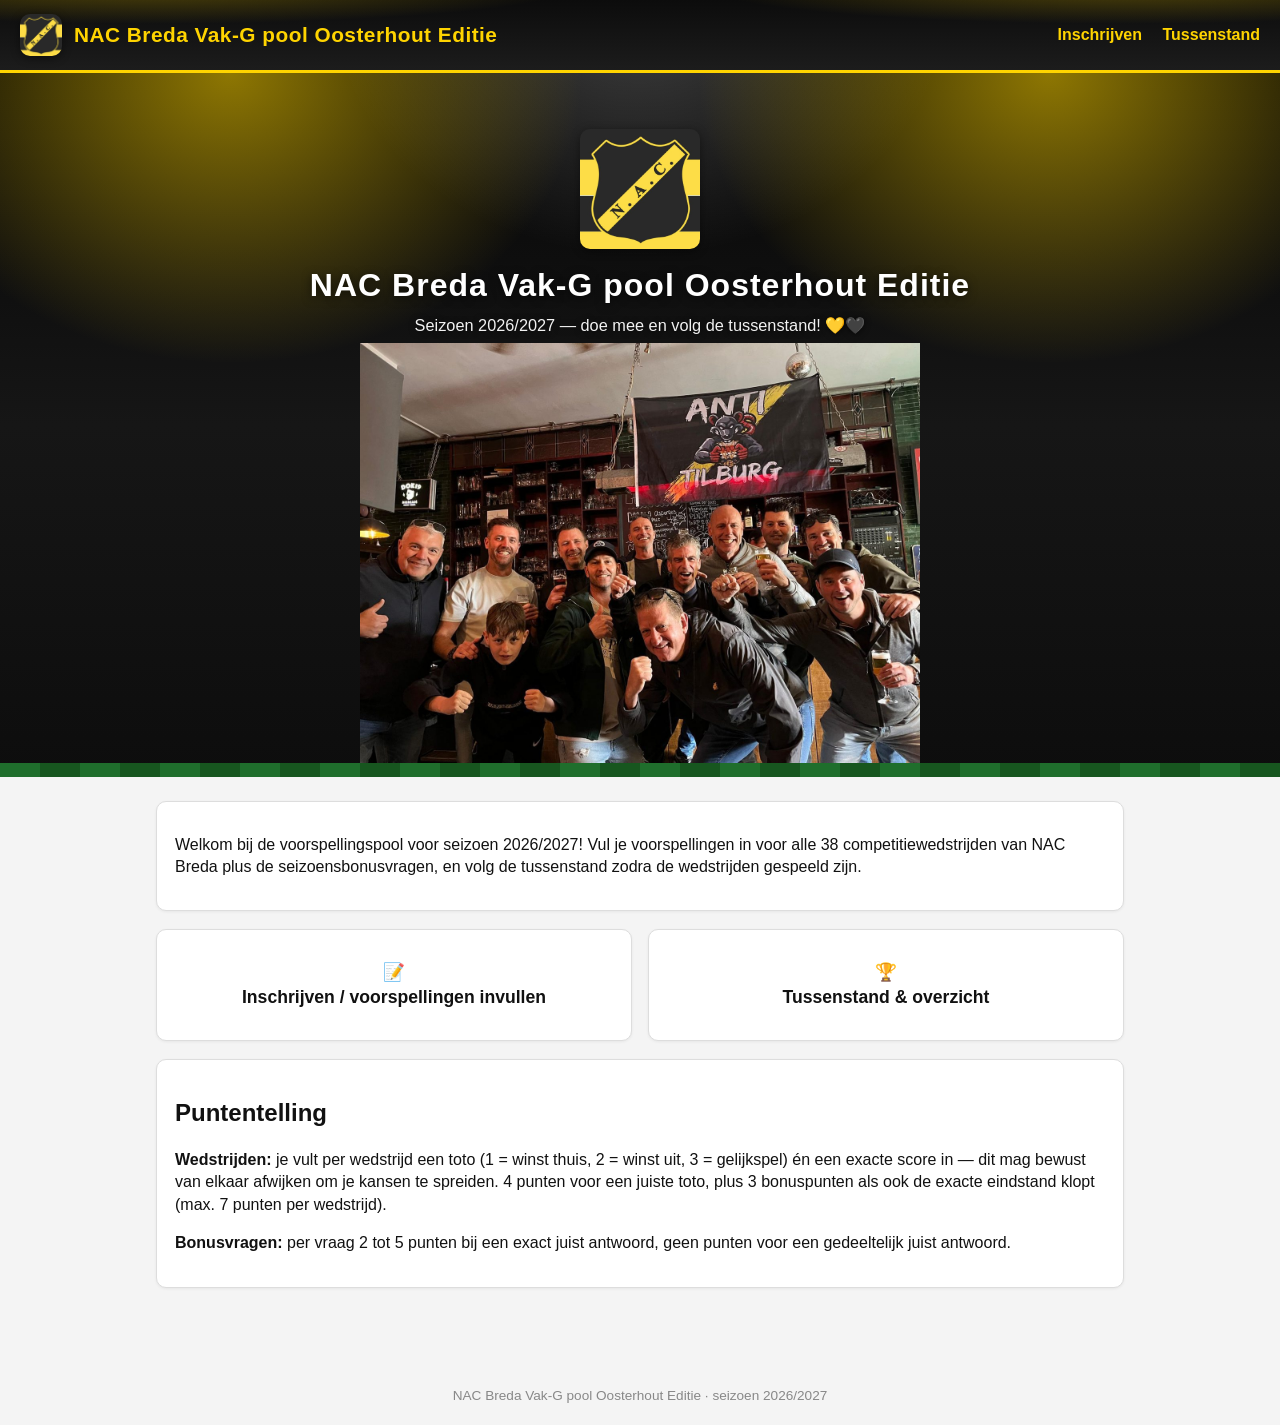
<file: index.html>
<!DOCTYPE html>
<html lang="nl">
<head>
<meta charset="UTF-8">
<meta name="viewport" content="width=device-width, initial-scale=1.0">
<title>NAC Breda Vak-G pool Oosterhout Editie</title>
<link rel="stylesheet" href="style.css">
</head>
<body>
<header class="nac-header">
  <div class="nac-titelgroep">
    <img class="nac-logo" src="nac-logo.png" width="42" height="42" alt="NAC Breda embleem">
    <h1>NAC Breda Vak-G pool Oosterhout Editie</h1>
  </div>
  <nav>
    <a href="inschrijven.html">Inschrijven</a>
    <a href="stand.html">Tussenstand</a>
  </nav>
</header>

<div class="stadion-hero">
  <img class="nac-logo" src="nac-logo.png" width="120" height="120" alt="NAC Breda embleem">
  <h1>NAC Breda Vak-G pool Oosterhout Editie</h1>
  <p>Seizoen 2026/2027 &mdash; doe mee en volg de tussenstand! 💛🖤</p>
</div>

<main>
  <div class="kaart">
    <p>Welkom bij de voorspellingspool voor seizoen 2026/2027! Vul je voorspellingen in voor alle
    38 competitiewedstrijden van NAC Breda plus de seizoensbonusvragen, en volg de tussenstand
    zodra de wedstrijden gespeeld zijn.</p>
  </div>

  <div class="landing-links">
    <a class="kaart" href="inschrijven.html">📝<br>Inschrijven / voorspellingen invullen</a>
    <a class="kaart" href="stand.html">🏆<br>Tussenstand &amp; overzicht</a>
  </div>

  <div class="kaart">
    <h2 style="border:none; padding-left:0;">Puntentelling</h2>
    <p><strong>Wedstrijden:</strong> je vult per wedstrijd een toto (1 = winst thuis, 2 = winst
    uit, 3 = gelijkspel) én een exacte score in &mdash; dit mag bewust van elkaar afwijken om je
    kansen te spreiden. 4 punten voor een juiste toto, plus 3 bonuspunten als ook de exacte
    eindstand klopt (max. 7 punten per wedstrijd).</p>
    <p><strong>Bonusvragen:</strong> per vraag 2 tot 5 punten bij een exact juist antwoord, geen
    punten voor een gedeeltelijk juist antwoord.</p>
  </div>
</main>
<footer>NAC Breda Vak-G pool Oosterhout Editie &middot; seizoen 2026/2027</footer>
</body>
</html>
</file>
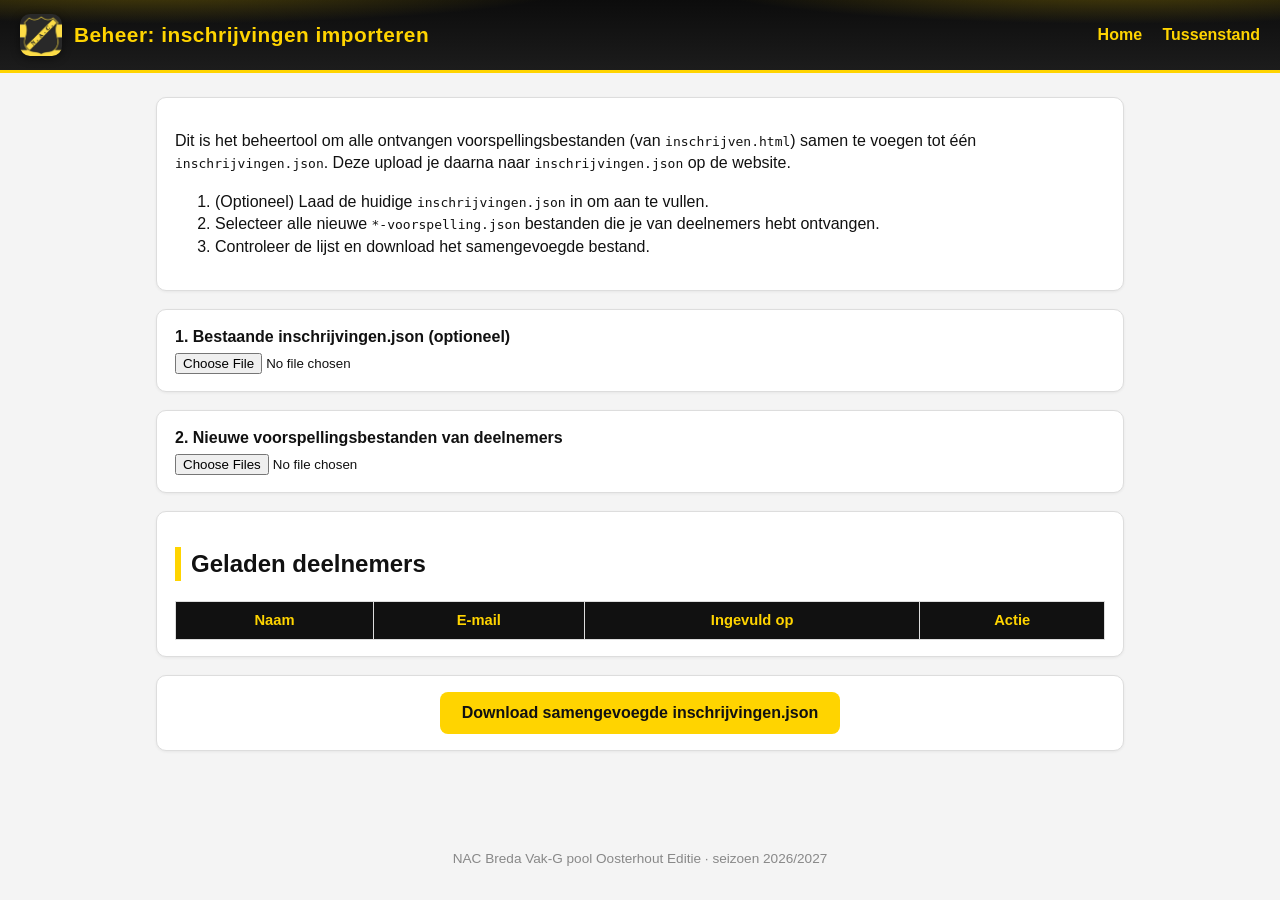
<file: beheer-import.html>
<!DOCTYPE html>
<html lang="nl">
<head>
<meta charset="UTF-8">
<meta name="viewport" content="width=device-width, initial-scale=1.0">
<title>Beheer: importeren - NAC Breda Vak-G pool Oosterhout Editie</title>
<link rel="stylesheet" href="style.css">
</head>
<body>
<header class="nac-header">
  <div class="nac-titelgroep">
    <img class="nac-logo" src="nac-logo.png" width="42" height="42" alt="NAC Breda embleem">
    <h1>Beheer: inschrijvingen importeren</h1>
  </div>
  <nav>
    <a href="index.html">Home</a>
    <a href="stand.html">Tussenstand</a>
  </nav>
</header>
<main>
  <div class="kaart">
    <p>Dit is het beheertool om alle ontvangen voorspellingsbestanden (van
    <code>inschrijven.html</code>) samen te voegen tot één <code>inschrijvingen.json</code>.
    Deze upload je daarna naar <code>inschrijvingen.json</code> op de website.</p>
    <ol>
      <li>(Optioneel) Laad de huidige <code>inschrijvingen.json</code> in om aan te vullen.</li>
      <li>Selecteer alle nieuwe <code>*-voorspelling.json</code> bestanden die je van deelnemers hebt ontvangen.</li>
      <li>Controleer de lijst en download het samengevoegde bestand.</li>
    </ol>
  </div>

  <div class="kaart">
    <label class="veld-label">1. Bestaande inschrijvingen.json (optioneel)</label>
    <input type="file" id="bestaand-bestand" accept="application/json">
  </div>

  <div class="kaart">
    <label class="veld-label">2. Nieuwe voorspellingsbestanden van deelnemers</label>
    <input type="file" id="nieuwe-bestanden" accept="application/json" multiple>
  </div>

  <div id="melding-gebied"></div>

  <div class="kaart">
    <h2>Geladen deelnemers</h2>
    <div class="tabel-wrap">
      <table id="deelnemers-tabel">
        <thead><tr><th>Naam</th><th>E-mail</th><th>Ingevuld op</th><th>Actie</th></tr></thead>
        <tbody></tbody>
      </table>
    </div>
  </div>

  <div class="kaart" style="text-align:center;">
    <button id="download-knop">Download samengevoegde inschrijvingen.json</button>
  </div>
</main>
<footer>NAC Breda Vak-G pool Oosterhout Editie &middot; seizoen 2026/2027</footer>

<script>
let deelnemers = {}; // naam -> inschrijving object

function toonMelding(tekst, type) {
  document.getElementById('melding-gebied').innerHTML =
    '<div class="melding ' + (type || '') + '">' + tekst + '</div>';
}

function renderTabel() {
  const tbody = document.querySelector('#deelnemers-tabel tbody');
  tbody.innerHTML = '';
  Object.keys(deelnemers).sort().forEach(function (naam) {
    const d = deelnemers[naam];
    const tr = document.createElement('tr');
    tr.innerHTML =
      '<td>' + d.naam + '</td>' +
      '<td>' + (d.email || '-') + '</td>' +
      '<td>' + (d.ingevuld_op ? new Date(d.ingevuld_op).toLocaleString('nl-NL') : '-') + '</td>' +
      '<td><button class="secundair" data-verwijder="' + naam + '">Verwijder</button></td>';
    tbody.appendChild(tr);
  });
  document.querySelectorAll('[data-verwijder]').forEach(function (btn) {
    btn.addEventListener('click', function () {
      delete deelnemers[btn.getAttribute('data-verwijder')];
      renderTabel();
    });
  });
}

function voegInschrijvingToe(inschrijving, bron) {
  if (!inschrijving || !inschrijving.naam || !inschrijving.voorspellingen) {
    toonMelding('Bestand "' + bron + '" heeft niet het juiste formaat en is overgeslagen.', 'fout');
    return;
  }
  const key = inschrijving.naam.trim().toLowerCase();
  if (deelnemers[key]) {
    toonMelding(
      'Let op: "' + inschrijving.naam + '" was al geladen en is overschreven met de nieuwste inzending (' + bron + ').',
      'fout'
    );
  }
  deelnemers[key] = inschrijving;
  renderTabel();
}

document.getElementById('bestaand-bestand').addEventListener('change', function (e) {
  const file = e.target.files[0];
  if (!file) return;
  const reader = new FileReader();
  reader.onload = function () {
    try {
      const lijst = JSON.parse(reader.result);
      if (!Array.isArray(lijst)) throw new Error('geen lijst');
      lijst.forEach(function (item) { voegInschrijvingToe(item, file.name); });
      toonMelding(lijst.length + ' bestaande inschrijving(en) geladen uit ' + file.name + '.', 'ok');
    } catch (err) {
      toonMelding('Kon ' + file.name + ' niet lezen als inschrijvingen.json.', 'fout');
    }
  };
  reader.readAsText(file);
});

document.getElementById('nieuwe-bestanden').addEventListener('change', function (e) {
  const files = Array.from(e.target.files);
  files.forEach(function (file) {
    const reader = new FileReader();
    reader.onload = function () {
      try {
        const inschrijving = JSON.parse(reader.result);
        voegInschrijvingToe(inschrijving, file.name);
      } catch (err) {
        toonMelding('Kon ' + file.name + ' niet lezen als voorspellingsbestand.', 'fout');
      }
    };
    reader.readAsText(file);
  });
});

document.getElementById('download-knop').addEventListener('click', function () {
  const lijst = Object.keys(deelnemers).sort().map(function (k) { return deelnemers[k]; });
  if (lijst.length === 0) {
    toonMelding('Er zijn nog geen deelnemers geladen.', 'fout');
    return;
  }
  const json = JSON.stringify(lijst, null, 2);
  const blob = new Blob([json], { type: 'application/json' });
  const url = URL.createObjectURL(blob);
  const a = document.createElement('a');
  a.href = url;
  a.download = 'inschrijvingen.json';
  document.body.appendChild(a);
  a.click();
  document.body.removeChild(a);
  URL.revokeObjectURL(url);
  toonMelding(
    lijst.length + ' deelnemer(s) samengevoegd naar inschrijvingen.json. Upload dit bestand op ' +
    'GitHub ter vervanging van het huidige inschrijvingen.json.',
    'ok'
  );
});
</script>
</body>
</html>
</file>
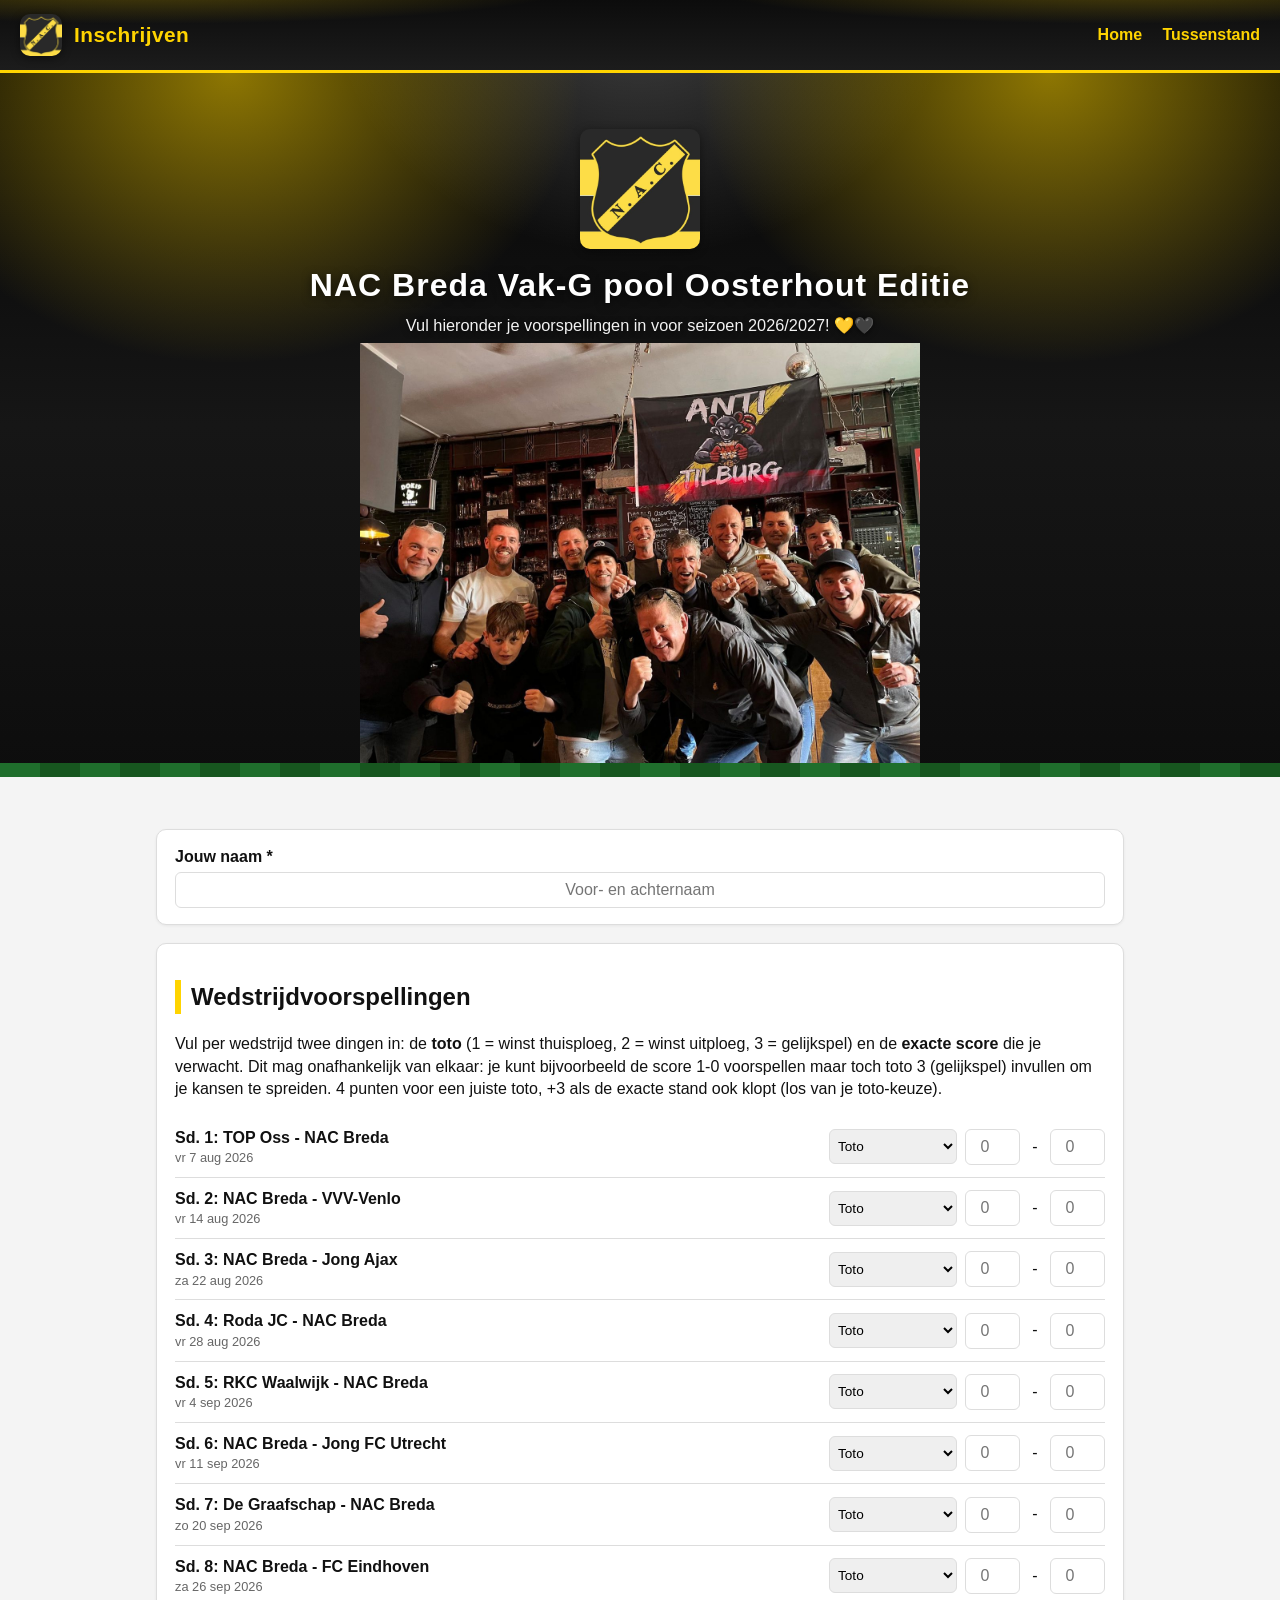
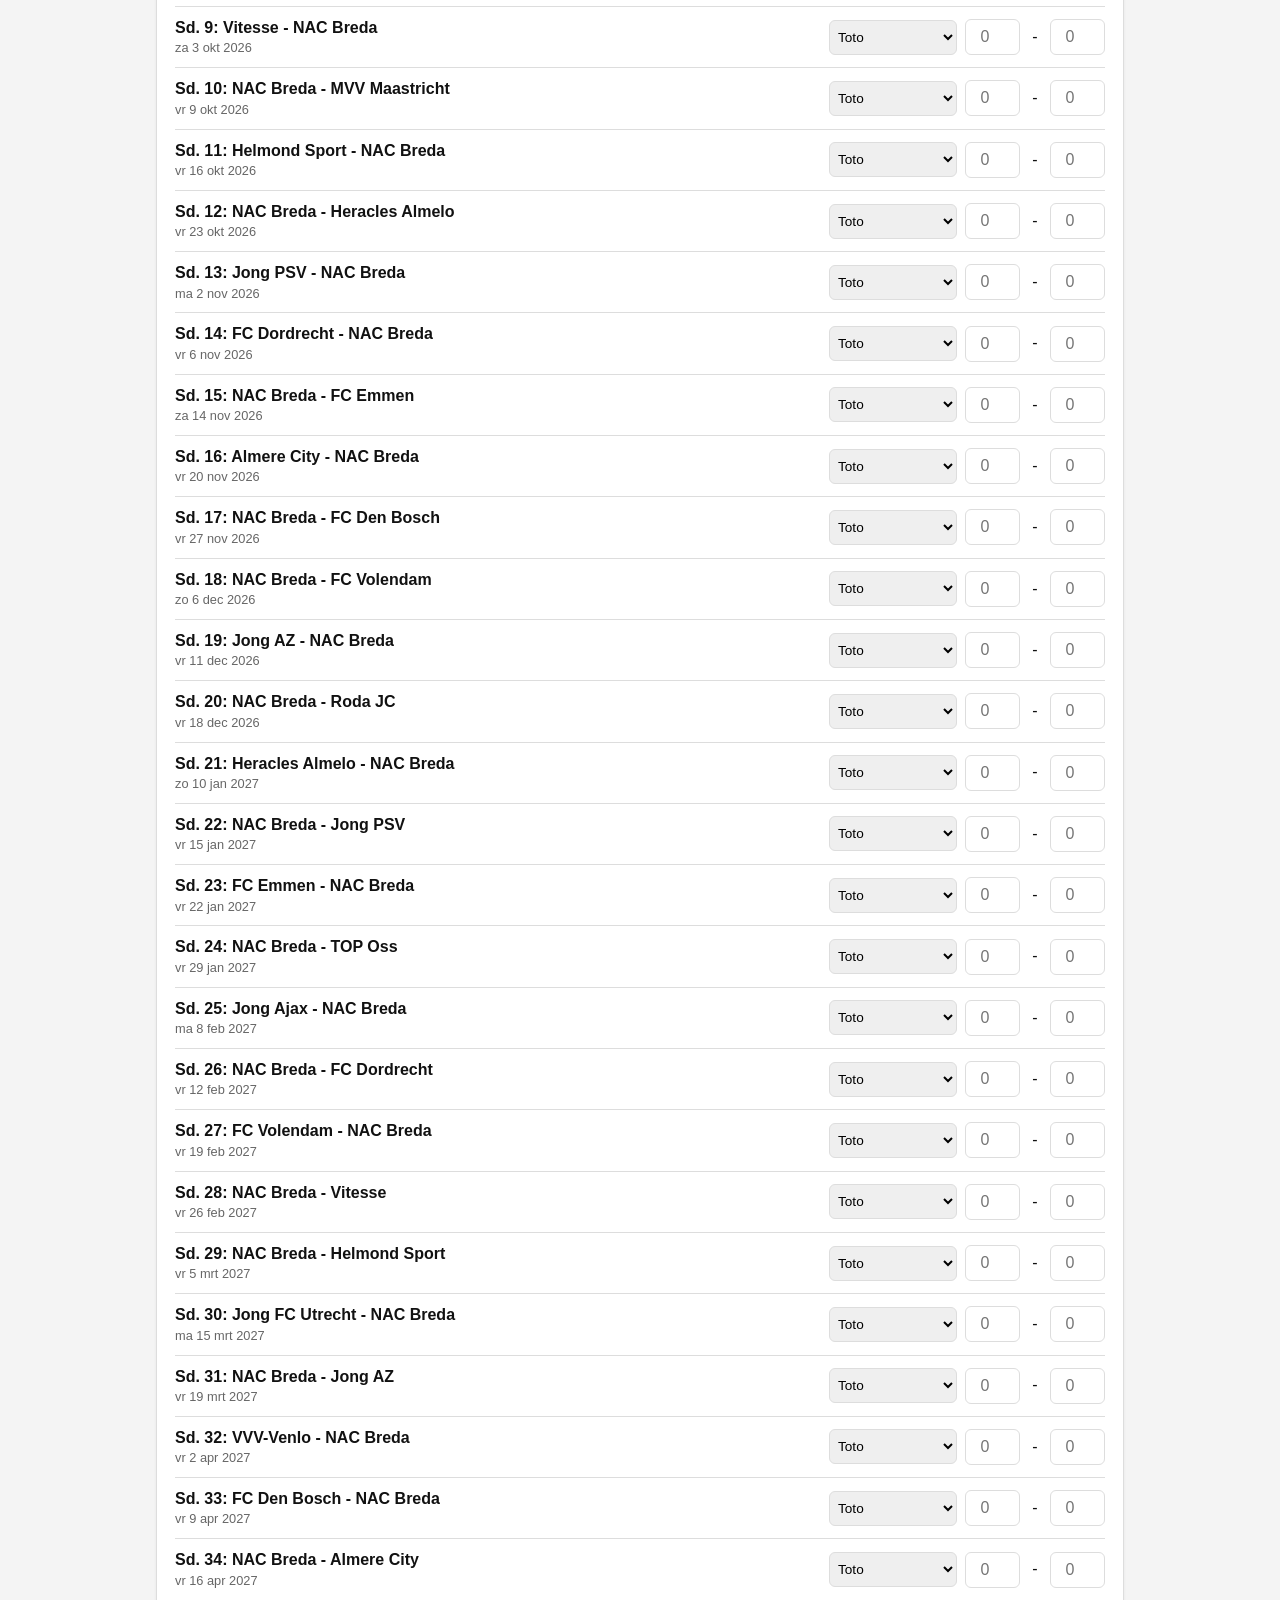
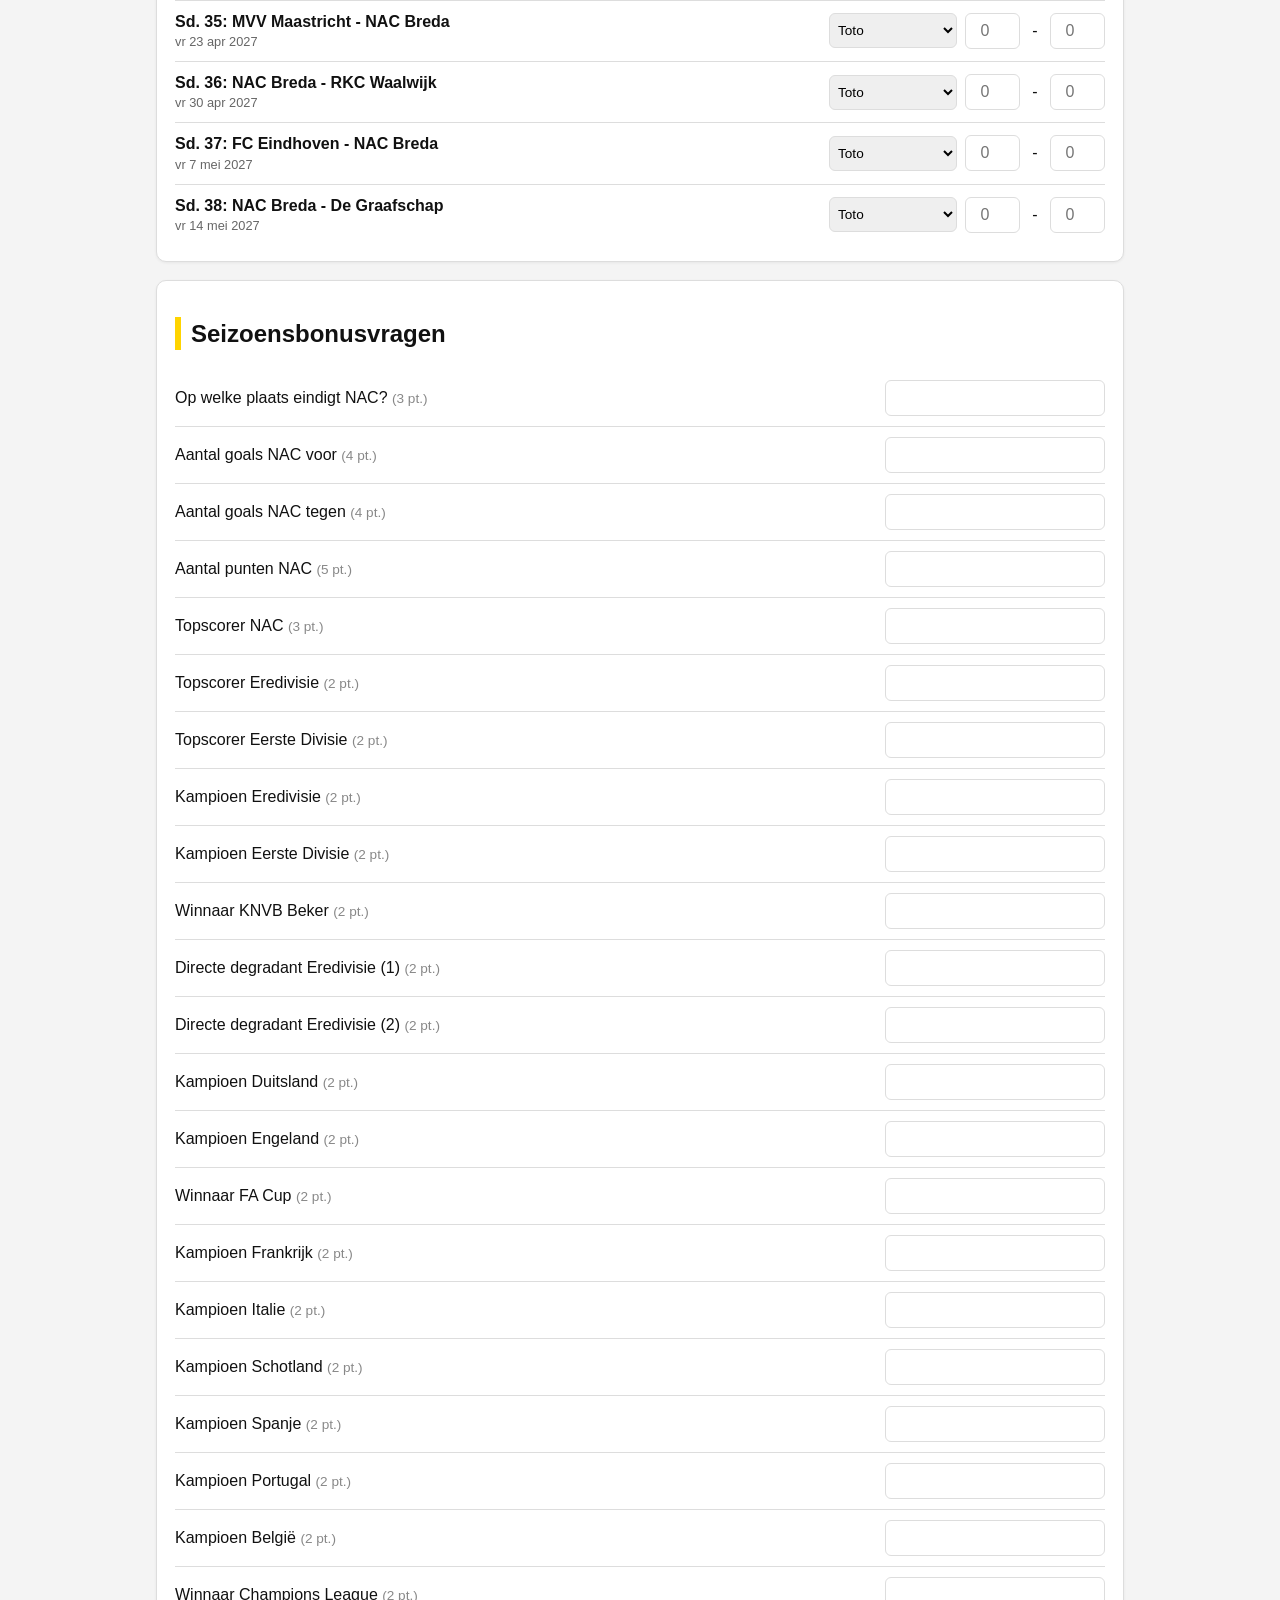
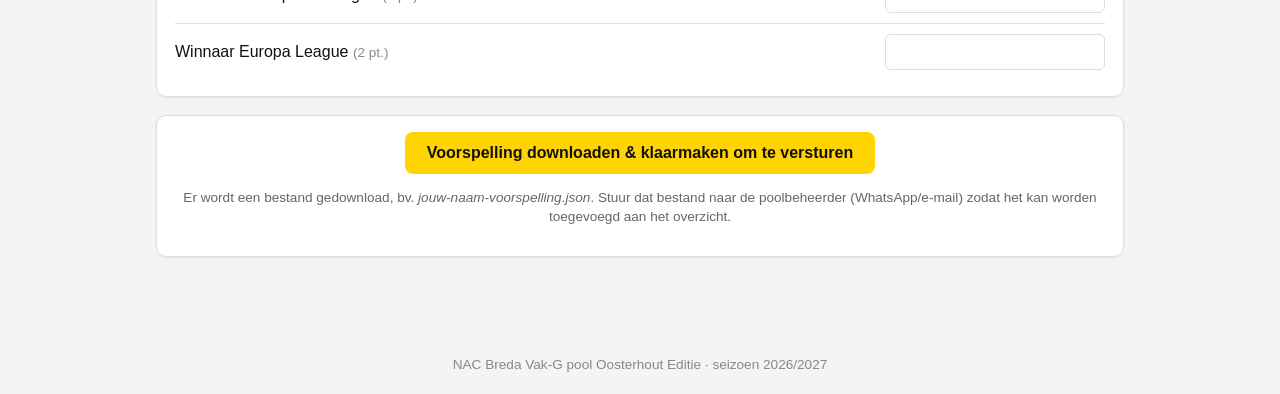
<file: inschrijven.html>
<!DOCTYPE html>
<html lang="nl">
<head>
<meta charset="UTF-8">
<meta name="viewport" content="width=device-width, initial-scale=1.0">
<title>Inschrijven - NAC Breda Vak-G pool Oosterhout Editie</title>
<link rel="stylesheet" href="style.css">
</head>
<body>
<header class="nac-header">
  <div class="nac-titelgroep">
    <img class="nac-logo" src="nac-logo.png" width="42" height="42" alt="NAC Breda embleem">
    <h1>Inschrijven</h1>
  </div>
  <nav>
    <a href="index.html">Home</a>
    <a href="stand.html">Tussenstand</a>
  </nav>
</header>

<div class="stadion-hero">
  <img class="nac-logo" src="nac-logo.png" width="120" height="120" alt="NAC Breda embleem">
  <h1>NAC Breda Vak-G pool Oosterhout Editie</h1>
  <p>Vul hieronder je voorspellingen in voor seizoen 2026/2027! 💛🖤</p>
</div>

<main>
  <div id="melding-gebied"></div>

  <div class="kaart" style="margin-top: 28px;">
    <label class="veld-label" for="naam">Jouw naam *</label>
    <input type="text" id="naam" required placeholder="Voor- en achternaam">
  </div>

  <div class="kaart">
    <h2>Wedstrijdvoorspellingen</h2>
    <p>Vul per wedstrijd twee dingen in: de <strong>toto</strong> (1 = winst thuisploeg, 2 = winst
    uitploeg, 3 = gelijkspel) en de <strong>exacte score</strong> die je verwacht. Dit mag
    onafhankelijk van elkaar: je kunt bijvoorbeeld de score 1-0 voorspellen maar toch toto 3
    (gelijkspel) invullen om je kansen te spreiden. 4 punten voor een juiste toto, +3 als de
    exacte stand ook klopt (los van je toto-keuze).</p>
    <div id="wedstrijden-lijst">Wedstrijden laden...</div>
  </div>

  <div class="kaart">
    <h2>Seizoensbonusvragen</h2>
    <div id="bonus-lijst">Bonusvragen laden...</div>
  </div>

  <div class="kaart" style="text-align:center;">
    <button id="verzend-knop">Voorspelling downloaden &amp; klaarmaken om te versturen</button>
    <p style="font-size:0.85rem; color:#666;">
      Er wordt een bestand gedownload, bv. <em>jouw-naam-voorspelling.json</em>.
      Stuur dat bestand naar de poolbeheerder (WhatsApp/e-mail) zodat het kan worden
      toegevoegd aan het overzicht.
    </p>
    <div id="resultaat-gebied" style="display:none;">
      <p><strong>Kan het bestand niet automatisch downloaden?</strong> Kopieer dan de tekst
      hieronder en stuur die door.</p>
      <textarea id="json-tekst" rows="6" style="width:100%; font-family:monospace;" readonly></textarea>
    </div>
  </div>
</main>
<footer>NAC Breda Vak-G pool Oosterhout Editie &middot; seizoen 2026/2027</footer>

<script src="scoring.js"></script>
<script>
// Wedstrijden en bonusvragen staan hieronder ingebouwd, zodat dit formulier
// ook werkt als de pagina rechtstreeks als bestand wordt geopend (zonder webserver).
const wedstrijden = [{"id": 1, "speeldag": 1, "datum": "2026-08-07", "thuis": "TOP Oss", "uit": "NAC Breda", "gespeeld": false, "score_thuis": null, "score_uit": null}, {"id": 2, "speeldag": 2, "datum": "2026-08-14", "thuis": "NAC Breda", "uit": "VVV-Venlo", "gespeeld": false, "score_thuis": null, "score_uit": null}, {"id": 3, "speeldag": 3, "datum": "2026-08-22", "thuis": "NAC Breda", "uit": "Jong Ajax", "gespeeld": false, "score_thuis": null, "score_uit": null}, {"id": 4, "speeldag": 4, "datum": "2026-08-28", "thuis": "Roda JC", "uit": "NAC Breda", "gespeeld": false, "score_thuis": null, "score_uit": null}, {"id": 5, "speeldag": 5, "datum": "2026-09-04", "thuis": "RKC Waalwijk", "uit": "NAC Breda", "gespeeld": false, "score_thuis": null, "score_uit": null}, {"id": 6, "speeldag": 6, "datum": "2026-09-11", "thuis": "NAC Breda", "uit": "Jong FC Utrecht", "gespeeld": false, "score_thuis": null, "score_uit": null}, {"id": 7, "speeldag": 7, "datum": "2026-09-20", "thuis": "De Graafschap", "uit": "NAC Breda", "gespeeld": false, "score_thuis": null, "score_uit": null}, {"id": 8, "speeldag": 8, "datum": "2026-09-26", "thuis": "NAC Breda", "uit": "FC Eindhoven", "gespeeld": false, "score_thuis": null, "score_uit": null}, {"id": 9, "speeldag": 9, "datum": "2026-10-03", "thuis": "Vitesse", "uit": "NAC Breda", "gespeeld": false, "score_thuis": null, "score_uit": null}, {"id": 10, "speeldag": 10, "datum": "2026-10-09", "thuis": "NAC Breda", "uit": "MVV Maastricht", "gespeeld": false, "score_thuis": null, "score_uit": null}, {"id": 11, "speeldag": 11, "datum": "2026-10-16", "thuis": "Helmond Sport", "uit": "NAC Breda", "gespeeld": false, "score_thuis": null, "score_uit": null}, {"id": 12, "speeldag": 12, "datum": "2026-10-23", "thuis": "NAC Breda", "uit": "Heracles Almelo", "gespeeld": false, "score_thuis": null, "score_uit": null}, {"id": 13, "speeldag": 13, "datum": "2026-11-02", "thuis": "Jong PSV", "uit": "NAC Breda", "gespeeld": false, "score_thuis": null, "score_uit": null}, {"id": 14, "speeldag": 14, "datum": "2026-11-06", "thuis": "FC Dordrecht", "uit": "NAC Breda", "gespeeld": false, "score_thuis": null, "score_uit": null}, {"id": 15, "speeldag": 15, "datum": "2026-11-14", "thuis": "NAC Breda", "uit": "FC Emmen", "gespeeld": false, "score_thuis": null, "score_uit": null}, {"id": 16, "speeldag": 16, "datum": "2026-11-20", "thuis": "Almere City", "uit": "NAC Breda", "gespeeld": false, "score_thuis": null, "score_uit": null}, {"id": 17, "speeldag": 17, "datum": "2026-11-27", "thuis": "NAC Breda", "uit": "FC Den Bosch", "gespeeld": false, "score_thuis": null, "score_uit": null}, {"id": 18, "speeldag": 18, "datum": "2026-12-06", "thuis": "NAC Breda", "uit": "FC Volendam", "gespeeld": false, "score_thuis": null, "score_uit": null}, {"id": 19, "speeldag": 19, "datum": "2026-12-11", "thuis": "Jong AZ", "uit": "NAC Breda", "gespeeld": false, "score_thuis": null, "score_uit": null}, {"id": 20, "speeldag": 20, "datum": "2026-12-18", "thuis": "NAC Breda", "uit": "Roda JC", "gespeeld": false, "score_thuis": null, "score_uit": null}, {"id": 21, "speeldag": 21, "datum": "2027-01-10", "thuis": "Heracles Almelo", "uit": "NAC Breda", "gespeeld": false, "score_thuis": null, "score_uit": null}, {"id": 22, "speeldag": 22, "datum": "2027-01-15", "thuis": "NAC Breda", "uit": "Jong PSV", "gespeeld": false, "score_thuis": null, "score_uit": null}, {"id": 23, "speeldag": 23, "datum": "2027-01-22", "thuis": "FC Emmen", "uit": "NAC Breda", "gespeeld": false, "score_thuis": null, "score_uit": null}, {"id": 24, "speeldag": 24, "datum": "2027-01-29", "thuis": "NAC Breda", "uit": "TOP Oss", "gespeeld": false, "score_thuis": null, "score_uit": null}, {"id": 25, "speeldag": 25, "datum": "2027-02-08", "thuis": "Jong Ajax", "uit": "NAC Breda", "gespeeld": false, "score_thuis": null, "score_uit": null}, {"id": 26, "speeldag": 26, "datum": "2027-02-12", "thuis": "NAC Breda", "uit": "FC Dordrecht", "gespeeld": false, "score_thuis": null, "score_uit": null}, {"id": 27, "speeldag": 27, "datum": "2027-02-19", "thuis": "FC Volendam", "uit": "NAC Breda", "gespeeld": false, "score_thuis": null, "score_uit": null}, {"id": 28, "speeldag": 28, "datum": "2027-02-26", "thuis": "NAC Breda", "uit": "Vitesse", "gespeeld": false, "score_thuis": null, "score_uit": null}, {"id": 29, "speeldag": 29, "datum": "2027-03-05", "thuis": "NAC Breda", "uit": "Helmond Sport", "gespeeld": false, "score_thuis": null, "score_uit": null}, {"id": 30, "speeldag": 30, "datum": "2027-03-15", "thuis": "Jong FC Utrecht", "uit": "NAC Breda", "gespeeld": false, "score_thuis": null, "score_uit": null}, {"id": 31, "speeldag": 31, "datum": "2027-03-19", "thuis": "NAC Breda", "uit": "Jong AZ", "gespeeld": false, "score_thuis": null, "score_uit": null}, {"id": 32, "speeldag": 32, "datum": "2027-04-02", "thuis": "VVV-Venlo", "uit": "NAC Breda", "gespeeld": false, "score_thuis": null, "score_uit": null}, {"id": 33, "speeldag": 33, "datum": "2027-04-09", "thuis": "FC Den Bosch", "uit": "NAC Breda", "gespeeld": false, "score_thuis": null, "score_uit": null}, {"id": 34, "speeldag": 34, "datum": "2027-04-16", "thuis": "NAC Breda", "uit": "Almere City", "gespeeld": false, "score_thuis": null, "score_uit": null}, {"id": 35, "speeldag": 35, "datum": "2027-04-23", "thuis": "MVV Maastricht", "uit": "NAC Breda", "gespeeld": false, "score_thuis": null, "score_uit": null}, {"id": 36, "speeldag": 36, "datum": "2027-04-30", "thuis": "NAC Breda", "uit": "RKC Waalwijk", "gespeeld": false, "score_thuis": null, "score_uit": null}, {"id": 37, "speeldag": 37, "datum": "2027-05-07", "thuis": "FC Eindhoven", "uit": "NAC Breda", "gespeeld": false, "score_thuis": null, "score_uit": null}, {"id": 38, "speeldag": 38, "datum": "2027-05-14", "thuis": "NAC Breda", "uit": "De Graafschap", "gespeeld": false, "score_thuis": null, "score_uit": null}];

const bonusvragen = [{"id": "eindplaats_nac", "vraag": "Op welke plaats eindigt NAC?", "punten": 3, "type": "getal", "juist_antwoord": null}, {"id": "goals_nac_voor", "vraag": "Aantal goals NAC voor", "punten": 4, "type": "getal", "juist_antwoord": null}, {"id": "goals_nac_tegen", "vraag": "Aantal goals NAC tegen", "punten": 4, "type": "getal", "juist_antwoord": null}, {"id": "punten_nac", "vraag": "Aantal punten NAC", "punten": 5, "type": "getal", "juist_antwoord": null}, {"id": "topscorer_nac", "vraag": "Topscorer NAC", "punten": 3, "type": "tekst", "juist_antwoord": null}, {"id": "topscorer_eredivisie", "vraag": "Topscorer Eredivisie", "punten": 2, "type": "tekst", "juist_antwoord": null}, {"id": "topscorer_eerste_divisie", "vraag": "Topscorer Eerste Divisie", "punten": 2, "type": "tekst", "juist_antwoord": null}, {"id": "kampioen_eredivisie", "vraag": "Kampioen Eredivisie", "punten": 2, "type": "tekst", "juist_antwoord": null}, {"id": "kampioen_eerste_divisie", "vraag": "Kampioen Eerste Divisie", "punten": 2, "type": "tekst", "juist_antwoord": null}, {"id": "winnaar_knvb_beker", "vraag": "Winnaar KNVB Beker", "punten": 2, "type": "tekst", "juist_antwoord": null}, {"id": "degradant_eredivisie_1", "vraag": "Directe degradant Eredivisie (1)", "punten": 2, "type": "tekst", "juist_antwoord": null}, {"id": "degradant_eredivisie_2", "vraag": "Directe degradant Eredivisie (2)", "punten": 2, "type": "tekst", "juist_antwoord": null}, {"id": "kampioen_duitsland", "vraag": "Kampioen Duitsland", "punten": 2, "type": "tekst", "juist_antwoord": null}, {"id": "kampioen_engeland", "vraag": "Kampioen Engeland", "punten": 2, "type": "tekst", "juist_antwoord": null}, {"id": "winnaar_fa_cup", "vraag": "Winnaar FA Cup", "punten": 2, "type": "tekst", "juist_antwoord": null}, {"id": "kampioen_frankrijk", "vraag": "Kampioen Frankrijk", "punten": 2, "type": "tekst", "juist_antwoord": null}, {"id": "kampioen_italie", "vraag": "Kampioen Italie", "punten": 2, "type": "tekst", "juist_antwoord": null}, {"id": "kampioen_schotland", "vraag": "Kampioen Schotland", "punten": 2, "type": "tekst", "juist_antwoord": null}, {"id": "kampioen_spanje", "vraag": "Kampioen Spanje", "punten": 2, "type": "tekst", "juist_antwoord": null}, {"id": "kampioen_portugal", "vraag": "Kampioen Portugal", "punten": 2, "type": "tekst", "juist_antwoord": null}, {"id": "kampioen_belgie", "vraag": "Kampioen België", "punten": 2, "type": "tekst", "juist_antwoord": null}, {"id": "winnaar_champions_league", "vraag": "Winnaar Champions League", "punten": 2, "type": "tekst", "juist_antwoord": null}, {"id": "winnaar_europa_league", "vraag": "Winnaar Europa League", "punten": 2, "type": "tekst", "juist_antwoord": null}];

function toonMelding(tekst, type) {
  const gebied = document.getElementById('melding-gebied');
  gebied.innerHTML = '<div class="melding ' + (type || '') + '">' + tekst + '</div>';
}

function formatteerDatum(iso) {
  const d = new Date(iso + 'T12:00:00');
  return d.toLocaleDateString('nl-NL', { weekday: 'short', day: 'numeric', month: 'short', year: 'numeric' });
}

function renderWedstrijden() {
  const container = document.getElementById('wedstrijden-lijst');
  container.innerHTML = '';
  wedstrijden.forEach(function (w) {
    const rij = document.createElement('div');
    rij.className = 'wedstrijd-rij';
    rij.innerHTML =
      '<div>' +
        '<div class="wedstrijd-teams">Sd. ' + w.speeldag + ': ' + w.thuis + ' - ' + w.uit + '</div>' +
        '<div class="wedstrijd-datum">' + formatteerDatum(w.datum) + '</div>' +
      '</div>' +
      '<select required data-wedstrijd="' + w.id + '" data-veld="toto">' +
        '<option value="" disabled selected>Toto</option>' +
        '<option value="1">1 (' + w.thuis + ' wint)</option>' +
        '<option value="2">2 (' + w.uit + ' wint)</option>' +
        '<option value="3">3 (gelijkspel)</option>' +
      '</select>' +
      '<input type="number" min="0" max="20" required data-wedstrijd="' + w.id + '" data-veld="thuis" placeholder="0">' +
      '<span style="text-align:center;">-</span>' +
      '<input type="number" min="0" max="20" required data-wedstrijd="' + w.id + '" data-veld="uit" placeholder="0">';
    container.appendChild(rij);
  });
}

function renderBonusvragen() {
  const container = document.getElementById('bonus-lijst');
  container.innerHTML = '';
  bonusvragen.forEach(function (v) {
    const rij = document.createElement('div');
    rij.className = 'bonus-rij';
    const inputType = v.type === 'getal' ? 'number' : 'text';
    rij.innerHTML =
      '<div class="vraag">' + v.vraag + ' <span class="pt">(' + v.punten + ' pt.)</span></div>' +
      '<input type="' + inputType + '" required data-bonus="' + v.id + '">';
    container.appendChild(rij);
  });
}

function verzamelData() {
  const naam = document.getElementById('naam').value.trim();

  const voorspellingen = {};
  let compleet = !!naam;

  wedstrijden.forEach(function (w) {
    const totoEl = document.querySelector('select[data-wedstrijd="' + w.id + '"][data-veld="toto"]');
    const thuisEl = document.querySelector('input[data-wedstrijd="' + w.id + '"][data-veld="thuis"]');
    const uitEl = document.querySelector('input[data-wedstrijd="' + w.id + '"][data-veld="uit"]');
    const toto = totoEl.value;
    const thuis = thuisEl.value;
    const uit = uitEl.value;
    if (toto === '' || thuis === '' || uit === '') compleet = false;
    voorspellingen[w.id] = { toto: toto, score_thuis: Number(thuis), score_uit: Number(uit) };
  });

  const bonusantwoorden = {};
  bonusvragen.forEach(function (v) {
    const el = document.querySelector('input[data-bonus="' + v.id + '"]');
    const waarde = el.value.trim();
    if (waarde === '') compleet = false;
    bonusantwoorden[v.id] = waarde;
  });

  return {
    compleet: compleet,
    data: {
      naam: naam,
      ingevuld_op: new Date().toISOString(),
      voorspellingen: voorspellingen,
      bonusantwoorden: bonusantwoorden,
    },
  };
}

document.getElementById('verzend-knop').addEventListener('click', function () {
  const { compleet, data } = verzamelData();
  if (!compleet) {
    toonMelding('Vul eerst je naam en alle wedstrijden en bonusvragen in voordat je downloadt.', 'fout');
    window.scrollTo({ top: 0, behavior: 'smooth' });
    return;
  }

  const json = JSON.stringify(data, null, 2);
  const veiligeNaam = data.naam.toLowerCase().replace(/[^a-z0-9]+/g, '-').replace(/(^-|-$)/g, '');
  const bestandsnaam = (veiligeNaam || 'deelnemer') + '-voorspelling.json';

  try {
    const blob = new Blob([json], { type: 'application/json' });
    const url = URL.createObjectURL(blob);
    const a = document.createElement('a');
    a.href = url;
    a.download = bestandsnaam;
    document.body.appendChild(a);
    a.click();
    document.body.removeChild(a);
    URL.revokeObjectURL(url);
    toonMelding('Bestand "' + bestandsnaam + '" is gedownload. Stuur het naar de poolbeheerder!', 'ok');
  } catch (e) {
    toonMelding('Automatisch downloaden lukte niet, gebruik de tekst hieronder.', 'fout');
  }

  document.getElementById('resultaat-gebied').style.display = 'block';
  document.getElementById('json-tekst').value = json;
  window.scrollTo({ top: 0, behavior: 'smooth' });
});

renderWedstrijden();
renderBonusvragen();
</script>
</body>
</html>
</file>
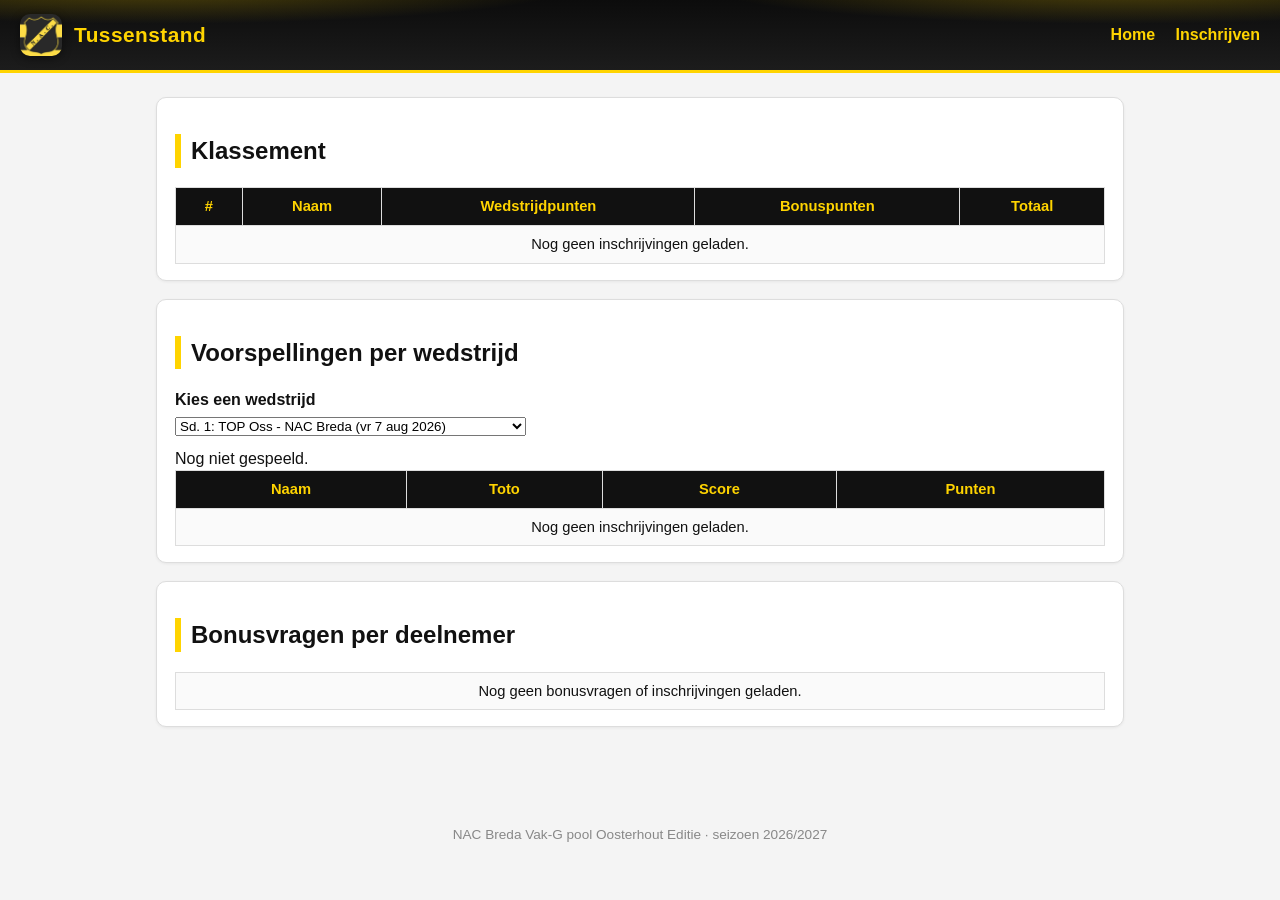
<file: stand.html>
<!DOCTYPE html>
<html lang="nl">
<head>
<meta charset="UTF-8">
<meta name="viewport" content="width=device-width, initial-scale=1.0">
<title>Tussenstand - NAC Breda Vak-G pool Oosterhout Editie</title>
<link rel="stylesheet" href="style.css">
</head>
<body>
<header class="nac-header">
  <div class="nac-titelgroep">
    <img class="nac-logo" src="nac-logo.png" width="42" height="42" alt="NAC Breda embleem">
    <h1>Tussenstand</h1>
  </div>
  <nav>
    <a href="index.html">Home</a>
    <a href="inschrijven.html">Inschrijven</a>
  </nav>
</header>
<main>
  <div id="melding-gebied"></div>

  <div id="lokaal-laden" class="kaart" style="display:none;">
    <p>De inschrijvingen konden niet automatisch geladen worden (dit gebeurt als je deze pagina
    rechtstreeks als bestand opent, zonder webserver). Laad <code>inschrijvingen.json</code>
    hieronder handmatig in:</p>
    <label class="veld-label">inschrijvingen.json</label>
    <input type="file" id="file-inschrijvingen" accept="application/json">
  </div>

  <div class="kaart">
    <h2>Klassement</h2>
    <div class="tabel-wrap">
      <table id="klassement-tabel">
        <thead>
          <tr><th>#</th><th>Naam</th><th>Wedstrijdpunten</th><th>Bonuspunten</th><th>Totaal</th></tr>
        </thead>
        <tbody></tbody>
      </table>
    </div>
  </div>

  <div class="kaart">
    <h2>Voorspellingen per wedstrijd</h2>
    <label class="veld-label" for="wedstrijd-select">Kies een wedstrijd</label>
    <select id="wedstrijd-select"></select>
    <div id="wedstrijd-resultaat" style="margin-top:10px;"></div>
    <div class="tabel-wrap">
      <table id="wedstrijd-tabel">
        <thead><tr><th>Naam</th><th>Toto</th><th>Score</th><th>Punten</th></tr></thead>
        <tbody></tbody>
      </table>
    </div>
  </div>

  <div class="kaart">
    <h2>Bonusvragen per deelnemer</h2>
    <div class="tabel-wrap">
      <table id="bonus-tabel"></table>
    </div>
  </div>
</main>
<footer>NAC Breda Vak-G pool Oosterhout Editie &middot; seizoen 2026/2027</footer>

<script src="scoring.js"></script>
<script>
// Wedstrijden en bonusvragen staan hieronder ingebouwd, zodat deze pagina ook werkt als hij
// rechtstreeks als bestand wordt geopend. Bij een wekelijkse uitslagupdate wordt dit blok
// vervangen door een nieuwe versie van deze pagina.
const wedstrijden = [{"id": 1, "speeldag": 1, "datum": "2026-08-07", "thuis": "TOP Oss", "uit": "NAC Breda", "gespeeld": false, "score_thuis": null, "score_uit": null}, {"id": 2, "speeldag": 2, "datum": "2026-08-14", "thuis": "NAC Breda", "uit": "VVV-Venlo", "gespeeld": false, "score_thuis": null, "score_uit": null}, {"id": 3, "speeldag": 3, "datum": "2026-08-22", "thuis": "NAC Breda", "uit": "Jong Ajax", "gespeeld": false, "score_thuis": null, "score_uit": null}, {"id": 4, "speeldag": 4, "datum": "2026-08-28", "thuis": "Roda JC", "uit": "NAC Breda", "gespeeld": false, "score_thuis": null, "score_uit": null}, {"id": 5, "speeldag": 5, "datum": "2026-09-04", "thuis": "RKC Waalwijk", "uit": "NAC Breda", "gespeeld": false, "score_thuis": null, "score_uit": null}, {"id": 6, "speeldag": 6, "datum": "2026-09-11", "thuis": "NAC Breda", "uit": "Jong FC Utrecht", "gespeeld": false, "score_thuis": null, "score_uit": null}, {"id": 7, "speeldag": 7, "datum": "2026-09-20", "thuis": "De Graafschap", "uit": "NAC Breda", "gespeeld": false, "score_thuis": null, "score_uit": null}, {"id": 8, "speeldag": 8, "datum": "2026-09-26", "thuis": "NAC Breda", "uit": "FC Eindhoven", "gespeeld": false, "score_thuis": null, "score_uit": null}, {"id": 9, "speeldag": 9, "datum": "2026-10-03", "thuis": "Vitesse", "uit": "NAC Breda", "gespeeld": false, "score_thuis": null, "score_uit": null}, {"id": 10, "speeldag": 10, "datum": "2026-10-09", "thuis": "NAC Breda", "uit": "MVV Maastricht", "gespeeld": false, "score_thuis": null, "score_uit": null}, {"id": 11, "speeldag": 11, "datum": "2026-10-16", "thuis": "Helmond Sport", "uit": "NAC Breda", "gespeeld": false, "score_thuis": null, "score_uit": null}, {"id": 12, "speeldag": 12, "datum": "2026-10-23", "thuis": "NAC Breda", "uit": "Heracles Almelo", "gespeeld": false, "score_thuis": null, "score_uit": null}, {"id": 13, "speeldag": 13, "datum": "2026-11-02", "thuis": "Jong PSV", "uit": "NAC Breda", "gespeeld": false, "score_thuis": null, "score_uit": null}, {"id": 14, "speeldag": 14, "datum": "2026-11-06", "thuis": "FC Dordrecht", "uit": "NAC Breda", "gespeeld": false, "score_thuis": null, "score_uit": null}, {"id": 15, "speeldag": 15, "datum": "2026-11-14", "thuis": "NAC Breda", "uit": "FC Emmen", "gespeeld": false, "score_thuis": null, "score_uit": null}, {"id": 16, "speeldag": 16, "datum": "2026-11-20", "thuis": "Almere City", "uit": "NAC Breda", "gespeeld": false, "score_thuis": null, "score_uit": null}, {"id": 17, "speeldag": 17, "datum": "2026-11-27", "thuis": "NAC Breda", "uit": "FC Den Bosch", "gespeeld": false, "score_thuis": null, "score_uit": null}, {"id": 18, "speeldag": 18, "datum": "2026-12-06", "thuis": "NAC Breda", "uit": "FC Volendam", "gespeeld": false, "score_thuis": null, "score_uit": null}, {"id": 19, "speeldag": 19, "datum": "2026-12-11", "thuis": "Jong AZ", "uit": "NAC Breda", "gespeeld": false, "score_thuis": null, "score_uit": null}, {"id": 20, "speeldag": 20, "datum": "2026-12-18", "thuis": "NAC Breda", "uit": "Roda JC", "gespeeld": false, "score_thuis": null, "score_uit": null}, {"id": 21, "speeldag": 21, "datum": "2027-01-10", "thuis": "Heracles Almelo", "uit": "NAC Breda", "gespeeld": false, "score_thuis": null, "score_uit": null}, {"id": 22, "speeldag": 22, "datum": "2027-01-15", "thuis": "NAC Breda", "uit": "Jong PSV", "gespeeld": false, "score_thuis": null, "score_uit": null}, {"id": 23, "speeldag": 23, "datum": "2027-01-22", "thuis": "FC Emmen", "uit": "NAC Breda", "gespeeld": false, "score_thuis": null, "score_uit": null}, {"id": 24, "speeldag": 24, "datum": "2027-01-29", "thuis": "NAC Breda", "uit": "TOP Oss", "gespeeld": false, "score_thuis": null, "score_uit": null}, {"id": 25, "speeldag": 25, "datum": "2027-02-08", "thuis": "Jong Ajax", "uit": "NAC Breda", "gespeeld": false, "score_thuis": null, "score_uit": null}, {"id": 26, "speeldag": 26, "datum": "2027-02-12", "thuis": "NAC Breda", "uit": "FC Dordrecht", "gespeeld": false, "score_thuis": null, "score_uit": null}, {"id": 27, "speeldag": 27, "datum": "2027-02-19", "thuis": "FC Volendam", "uit": "NAC Breda", "gespeeld": false, "score_thuis": null, "score_uit": null}, {"id": 28, "speeldag": 28, "datum": "2027-02-26", "thuis": "NAC Breda", "uit": "Vitesse", "gespeeld": false, "score_thuis": null, "score_uit": null}, {"id": 29, "speeldag": 29, "datum": "2027-03-05", "thuis": "NAC Breda", "uit": "Helmond Sport", "gespeeld": false, "score_thuis": null, "score_uit": null}, {"id": 30, "speeldag": 30, "datum": "2027-03-15", "thuis": "Jong FC Utrecht", "uit": "NAC Breda", "gespeeld": false, "score_thuis": null, "score_uit": null}, {"id": 31, "speeldag": 31, "datum": "2027-03-19", "thuis": "NAC Breda", "uit": "Jong AZ", "gespeeld": false, "score_thuis": null, "score_uit": null}, {"id": 32, "speeldag": 32, "datum": "2027-04-02", "thuis": "VVV-Venlo", "uit": "NAC Breda", "gespeeld": false, "score_thuis": null, "score_uit": null}, {"id": 33, "speeldag": 33, "datum": "2027-04-09", "thuis": "FC Den Bosch", "uit": "NAC Breda", "gespeeld": false, "score_thuis": null, "score_uit": null}, {"id": 34, "speeldag": 34, "datum": "2027-04-16", "thuis": "NAC Breda", "uit": "Almere City", "gespeeld": false, "score_thuis": null, "score_uit": null}, {"id": 35, "speeldag": 35, "datum": "2027-04-23", "thuis": "MVV Maastricht", "uit": "NAC Breda", "gespeeld": false, "score_thuis": null, "score_uit": null}, {"id": 36, "speeldag": 36, "datum": "2027-04-30", "thuis": "NAC Breda", "uit": "RKC Waalwijk", "gespeeld": false, "score_thuis": null, "score_uit": null}, {"id": 37, "speeldag": 37, "datum": "2027-05-07", "thuis": "FC Eindhoven", "uit": "NAC Breda", "gespeeld": false, "score_thuis": null, "score_uit": null}, {"id": 38, "speeldag": 38, "datum": "2027-05-14", "thuis": "NAC Breda", "uit": "De Graafschap", "gespeeld": false, "score_thuis": null, "score_uit": null}];

const bonusvragen = [{"id": "eindplaats_nac", "vraag": "Op welke plaats eindigt NAC?", "punten": 3, "type": "getal", "juist_antwoord": null}, {"id": "goals_nac_voor", "vraag": "Aantal goals NAC voor", "punten": 4, "type": "getal", "juist_antwoord": null}, {"id": "goals_nac_tegen", "vraag": "Aantal goals NAC tegen", "punten": 4, "type": "getal", "juist_antwoord": null}, {"id": "punten_nac", "vraag": "Aantal punten NAC", "punten": 5, "type": "getal", "juist_antwoord": null}, {"id": "topscorer_nac", "vraag": "Topscorer NAC", "punten": 3, "type": "tekst", "juist_antwoord": null}, {"id": "topscorer_eredivisie", "vraag": "Topscorer Eredivisie", "punten": 2, "type": "tekst", "juist_antwoord": null}, {"id": "topscorer_eerste_divisie", "vraag": "Topscorer Eerste Divisie", "punten": 2, "type": "tekst", "juist_antwoord": null}, {"id": "kampioen_eredivisie", "vraag": "Kampioen Eredivisie", "punten": 2, "type": "tekst", "juist_antwoord": null}, {"id": "kampioen_eerste_divisie", "vraag": "Kampioen Eerste Divisie", "punten": 2, "type": "tekst", "juist_antwoord": null}, {"id": "winnaar_knvb_beker", "vraag": "Winnaar KNVB Beker", "punten": 2, "type": "tekst", "juist_antwoord": null}, {"id": "degradant_eredivisie_1", "vraag": "Directe degradant Eredivisie (1)", "punten": 2, "type": "tekst", "juist_antwoord": null}, {"id": "degradant_eredivisie_2", "vraag": "Directe degradant Eredivisie (2)", "punten": 2, "type": "tekst", "juist_antwoord": null}, {"id": "kampioen_duitsland", "vraag": "Kampioen Duitsland", "punten": 2, "type": "tekst", "juist_antwoord": null}, {"id": "kampioen_engeland", "vraag": "Kampioen Engeland", "punten": 2, "type": "tekst", "juist_antwoord": null}, {"id": "winnaar_fa_cup", "vraag": "Winnaar FA Cup", "punten": 2, "type": "tekst", "juist_antwoord": null}, {"id": "kampioen_frankrijk", "vraag": "Kampioen Frankrijk", "punten": 2, "type": "tekst", "juist_antwoord": null}, {"id": "kampioen_italie", "vraag": "Kampioen Italie", "punten": 2, "type": "tekst", "juist_antwoord": null}, {"id": "kampioen_schotland", "vraag": "Kampioen Schotland", "punten": 2, "type": "tekst", "juist_antwoord": null}, {"id": "kampioen_spanje", "vraag": "Kampioen Spanje", "punten": 2, "type": "tekst", "juist_antwoord": null}, {"id": "kampioen_portugal", "vraag": "Kampioen Portugal", "punten": 2, "type": "tekst", "juist_antwoord": null}, {"id": "kampioen_belgie", "vraag": "Kampioen België", "punten": 2, "type": "tekst", "juist_antwoord": null}, {"id": "winnaar_champions_league", "vraag": "Winnaar Champions League", "punten": 2, "type": "tekst", "juist_antwoord": null}, {"id": "winnaar_europa_league", "vraag": "Winnaar Europa League", "punten": 2, "type": "tekst", "juist_antwoord": null}];

let inschrijvingen = [];

function toonMelding(tekst, type) {
  document.getElementById('melding-gebied').innerHTML =
    '<div class="melding ' + (type || '') + '">' + tekst + '</div>';
}

function initialiseer() {
  renderKlassement();
  renderWedstrijdSelect();
  renderBonusTabel();
}

function renderKlassement() {
  const tbody = document.querySelector('#klassement-tabel tbody');
  tbody.innerHTML = '';
  const stand = berekenTussenstand(inschrijvingen, wedstrijden, bonusvragen);
  if (stand.length === 0) {
    tbody.innerHTML = '<tr><td colspan="5">Nog geen inschrijvingen geladen.</td></tr>';
    return;
  }
  stand.forEach(function (r, i) {
    const tr = document.createElement('tr');
    if (i === 0) tr.className = 'rang-1';
    tr.innerHTML =
      '<td>' + (i + 1) + '</td>' +
      '<td>' + r.naam + '</td>' +
      '<td>' + r.totaalWedstrijden + '</td>' +
      '<td>' + r.totaalBonus + '</td>' +
      '<td><strong>' + r.totaal + '</strong></td>';
    tbody.appendChild(tr);
  });
}

function formatteerDatum(iso) {
  const d = new Date(iso + 'T12:00:00');
  return d.toLocaleDateString('nl-NL', { weekday: 'short', day: 'numeric', month: 'short', year: 'numeric' });
}

function renderWedstrijdSelect() {
  const select = document.getElementById('wedstrijd-select');
  select.innerHTML = '';
  wedstrijden.forEach(function (w) {
    const optie = document.createElement('option');
    optie.value = w.id;
    optie.textContent = 'Sd. ' + w.speeldag + ': ' + w.thuis + ' - ' + w.uit + ' (' + formatteerDatum(w.datum) + ')';
    select.appendChild(optie);
  });
  select.addEventListener('change', function () { renderWedstrijdTabel(Number(select.value)); });
  if (wedstrijden.length > 0) renderWedstrijdTabel(wedstrijden[0].id);
}

function renderWedstrijdTabel(wedstrijdId) {
  const wedstrijd = wedstrijden.find(function (w) { return w.id === wedstrijdId; });
  const infoGebied = document.getElementById('wedstrijd-resultaat');
  const tbody = document.querySelector('#wedstrijd-tabel tbody');
  tbody.innerHTML = '';

  if (!wedstrijd) return;

  infoGebied.textContent = wedstrijd.gespeeld
    ? 'Uitslag: ' + wedstrijd.thuis + ' ' + wedstrijd.score_thuis + ' - ' + wedstrijd.score_uit + ' ' + wedstrijd.uit
    : 'Nog niet gespeeld.';

  if (inschrijvingen.length === 0) {
    tbody.innerHTML = '<tr><td colspan="4">Nog geen inschrijvingen geladen.</td></tr>';
    return;
  }

  const TOTO_LABELS = { '1': '1 (' + wedstrijd.thuis + ')', '2': '2 (' + wedstrijd.uit + ')', '3': '3 (gelijk)' };

  inschrijvingen.forEach(function (insch) {
    const voorspelling = (insch.voorspellingen || {})[wedstrijdId];
    const tr = document.createElement('tr');
    if (!voorspelling) {
      tr.innerHTML = '<td>' + insch.naam + '</td><td>-</td><td>-</td><td>-</td>';
      tbody.appendChild(tr);
      return;
    }
    const resultaat = berekenWedstrijdPunten(voorspelling, wedstrijd);
    const totoWaarde =
      voorspelling.toto !== undefined && voorspelling.toto !== null && voorspelling.toto !== ''
        ? String(voorspelling.toto)
        : bepaalUitslagType(voorspelling.score_thuis, voorspelling.score_uit);
    const totoLabel = TOTO_LABELS[totoWaarde] || totoWaarde;
    const totoClass = resultaat.gespeeld ? (resultaat.totoGoed ? 'punten-goed' : 'punten-fout') : '';
    const scoreClass = resultaat.gespeeld ? (resultaat.exactGoed ? 'punten-goed' : 'punten-fout') : '';
    const puntenClass = resultaat.gespeeld ? (resultaat.punten > 0 ? 'punten-goed' : 'punten-fout') : '';
    tr.innerHTML =
      '<td>' + insch.naam + '</td>' +
      '<td class="' + totoClass + '">' + totoLabel + '</td>' +
      '<td class="' + scoreClass + '">' + voorspelling.score_thuis + ' - ' + voorspelling.score_uit + '</td>' +
      '<td class="' + puntenClass + '">' + (resultaat.gespeeld ? resultaat.punten : '-') + '</td>';
    tbody.appendChild(tr);
  });
}

function renderBonusTabel() {
  const tabel = document.getElementById('bonus-tabel');
  if (bonusvragen.length === 0 || inschrijvingen.length === 0) {
    tabel.innerHTML = '<tr><td>Nog geen bonusvragen of inschrijvingen geladen.</td></tr>';
    return;
  }
  let html = '<thead><tr><th>Naam</th>';
  bonusvragen.forEach(function (v) { html += '<th>' + v.vraag + '<br><span style="color:#ccc;">(' + v.punten + ' pt.)</span></th>'; });
  html += '</tr></thead><tbody>';
  inschrijvingen.forEach(function (insch) {
    html += '<tr><td>' + insch.naam + '</td>';
    bonusvragen.forEach(function (v) {
      const antwoord = (insch.bonusantwoorden || {})[v.id] || '-';
      const resultaat = berekenBonusPunten(antwoord, v);
      const cel = resultaat.bekend
        ? '<span class="' + (resultaat.goed ? 'punten-goed' : 'punten-fout') + '">' + antwoord + '</span>'
        : antwoord;
      html += '<td>' + cel + '</td>';
    });
    html += '</tr>';
  });
  html += '</tbody>';
  tabel.innerHTML = html;
}

function laadVanFetch() {
  fetch('inschrijvingen.json', { cache: 'no-store' })
    .then(function (r) { if (!r.ok) throw new Error(); return r.json(); })
    .then(function (data) {
      inschrijvingen = data;
      initialiseer();
    })
    .catch(function () {
      document.getElementById('lokaal-laden').style.display = 'block';
      toonMelding(
        'Kon inschrijvingen.json niet automatisch laden (waarschijnlijk omdat deze pagina ' +
        'lokaal als bestand is geopend, of omdat het bestand nog niet naast deze pagina staat). ' +
        'Laad het hieronder handmatig in, of zet de site online.',
        'fout'
      );
      initialiseer();
    });
}

function koppelHandmatigLaden() {
  document.getElementById('file-inschrijvingen').addEventListener('change', function (e) {
    const file = e.target.files[0];
    if (!file) return;
    const reader = new FileReader();
    reader.onload = function () {
      try {
        inschrijvingen = JSON.parse(reader.result);
        initialiseer();
        toonMelding('Inschrijvingen geladen uit ' + file.name + '.', 'ok');
      } catch (err) {
        toonMelding('Kon ' + file.name + ' niet lezen.', 'fout');
      }
    };
    reader.readAsText(file);
  });
}

koppelHandmatigLaden();
laadVanFetch();
</script>
</body>
</html>
</file>
<file: style.css>
:root {
  --nac-geel: #ffd400;
  --nac-zwart: #111111;
  --nac-grijs: #f4f4f4;
  --nac-rand: #dddddd;
  --goed: #2e7d32;
  --fout: #c62828;
  --radius: 10px;
}

* { box-sizing: border-box; }

body {
  margin: 0;
  font-family: -apple-system, BlinkMacSystemFont, "Segoe UI", Roboto, Arial, sans-serif;
  background: var(--nac-grijs);
  color: var(--nac-zwart);
  line-height: 1.4;
}

header.nac-header {
  background:
    radial-gradient(ellipse 55% 90% at 12% -20%, rgba(255,212,0,0.30), transparent 60%),
    radial-gradient(ellipse 55% 90% at 88% -20%, rgba(255,212,0,0.30), transparent 60%),
    linear-gradient(180deg, #0c0c0c 0%, #1c1c1c 100%);
  color: var(--nac-geel);
  padding: 14px 20px;
  display: flex;
  align-items: center;
  justify-content: space-between;
  flex-wrap: wrap;
  gap: 10px;
  border-bottom: 3px solid var(--nac-geel);
}

header.nac-header .nac-titelgroep {
  display: flex;
  align-items: center;
  gap: 12px;
}

header.nac-header h1 {
  margin: 0;
  font-size: 1.3rem;
  letter-spacing: 0.5px;
}

header.nac-header nav a {
  color: var(--nac-geel);
  text-decoration: none;
  margin-left: 16px;
  font-weight: 600;
  border-bottom: 2px solid transparent;
}

header.nac-header nav a:hover {
  border-bottom-color: var(--nac-geel);
}

.nac-logo {
  flex-shrink: 0;
  display: block;
  object-fit: cover;
  border-radius: 10px;
  box-shadow: 0 2px 10px rgba(0,0,0,0.45);
}

/* Sfeervolle "stadion bij avond" achtergrond, volledig met CSS opgebouwd (geen externe
   afbeeldingen nodig, dus altijd snel en betrouwbaar zichtbaar). */
.stadion-hero {
  position: relative;
  overflow: hidden;
  background:
    radial-gradient(ellipse 50% 75% at 18% 0%, rgba(255,212,0,0.55), transparent 55%),
    radial-gradient(ellipse 50% 75% at 82% 0%, rgba(255,212,0,0.55), transparent 55%),
    radial-gradient(ellipse 40% 60% at 50% -10%, rgba(255,255,255,0.25), transparent 60%),
    linear-gradient(180deg, #050505 0%, #161616 50%, #0d0d0d 100%);
  padding: 56px 20px 440px;
  text-align: center;
  color: #fff;
}

.stadion-hero::before {
  /* echte foto van de supporters, volledig in beeld (geen crop) zodat alle gezichten en de
     vlag zichtbaar blijven; de ruimte ernaast/erboven vult vanzelf met de donkere achtergrond. */
  content: "";
  position: absolute;
  left: 0; right: 0; bottom: 14px;
  height: 420px;
  background-image: url('vakg-foto.jpg');
  background-size: contain;
  background-position: center;
  background-repeat: no-repeat;
  pointer-events: none;
}

.stadion-hero::after {
  /* grasstrepen onderaan = suggestie van het speelveld */
  content: "";
  position: absolute;
  left: 0; right: 0; bottom: 0;
  height: 14px;
  background: repeating-linear-gradient(90deg, #1f6e2c 0 40px, #17561f 40px 80px);
}

.stadion-hero .nac-logo { margin: 0 auto 14px; }

.stadion-hero h1 {
  margin: 0 0 6px;
  font-size: 2rem;
  letter-spacing: 1px;
  text-shadow: 0 2px 10px rgba(0,0,0,0.6);
}

.stadion-hero p {
  margin: 0;
  color: #f2f2f2;
  font-size: 1.02rem;
  text-shadow: 0 1px 6px rgba(0,0,0,0.6);
  position: relative;
  z-index: 1;
}

main {
  max-width: 1000px;
  margin: 0 auto;
  padding: 24px 16px 60px;
}

h2 {
  border-left: 6px solid var(--nac-geel);
  padding-left: 10px;
}

.kaart {
  background: white;
  border: 1px solid var(--nac-rand);
  border-radius: var(--radius);
  padding: 16px 18px;
  margin-bottom: 18px;
  box-shadow: 0 1px 3px rgba(0,0,0,0.06);
}

.wedstrijd-rij {
  display: grid;
  grid-template-columns: 2fr 128px 55px 14px 55px;
  align-items: center;
  gap: 8px;
  padding: 10px 0;
  border-bottom: 1px solid var(--nac-rand);
}

.wedstrijd-rij select {
  width: 100%;
  padding: 8px 4px;
  border: 1px solid var(--nac-rand);
  border-radius: 6px;
  font-size: 0.85rem;
}

.wedstrijd-rij:last-child { border-bottom: none; }

.wedstrijd-teams { font-weight: 600; }
.wedstrijd-datum { font-size: 0.8rem; color: #666; }

input[type="number"], input[type="text"], input[type="email"] {
  width: 100%;
  padding: 8px;
  border: 1px solid var(--nac-rand);
  border-radius: 6px;
  font-size: 1rem;
  text-align: center;
}

label.veld-label {
  display: block;
  font-weight: 600;
  margin-bottom: 4px;
}

.bonus-rij {
  display: flex;
  justify-content: space-between;
  align-items: center;
  gap: 12px;
  padding: 10px 0;
  border-bottom: 1px solid var(--nac-rand);
}

.bonus-rij:last-child { border-bottom: none; }
.bonus-rij .vraag { flex: 1; }
.bonus-rij .vraag .pt { color: #888; font-size: 0.85rem; }
.bonus-rij input { max-width: 220px; }

button, .knop {
  background: var(--nac-geel);
  color: var(--nac-zwart);
  border: none;
  padding: 12px 22px;
  border-radius: 8px;
  font-weight: 700;
  font-size: 1rem;
  cursor: pointer;
  display: inline-block;
  text-decoration: none;
}

button:hover, .knop:hover { filter: brightness(0.95); }

button.secundair {
  background: white;
  border: 2px solid var(--nac-zwart);
  color: var(--nac-zwart);
}

table {
  width: 100%;
  border-collapse: collapse;
  background: white;
}

table th, table td {
  border: 1px solid var(--nac-rand);
  padding: 8px 10px;
  text-align: center;
  font-size: 0.92rem;
}

table th {
  background: var(--nac-zwart);
  color: var(--nac-geel);
}

table tbody tr:nth-child(odd) { background: #fafafa; }

.tabel-wrap { overflow-x: auto; }

.rang-1 { background: #fff6cc !important; font-weight: 700; }

.punten-goed { color: var(--goed); font-weight: 700; }
.punten-fout { color: var(--fout); }

.melding {
  background: #fff3cd;
  border: 1px solid #ffe08a;
  padding: 12px 16px;
  border-radius: 8px;
  margin-bottom: 16px;
}

.melding.fout {
  background: #fdecea;
  border-color: #f5c2c0;
}

.melding.ok {
  background: #e8f5e9;
  border-color: #c8e6c9;
}

footer {
  text-align: center;
  color: #888;
  font-size: 0.85rem;
  padding: 20px;
}

.landing-links {
  display: grid;
  gap: 16px;
  grid-template-columns: repeat(auto-fit, minmax(220px, 1fr));
}

.landing-links a.kaart {
  text-decoration: none;
  color: var(--nac-zwart);
  text-align: center;
  font-weight: 700;
  font-size: 1.1rem;
  padding: 30px 16px;
}

.landing-links a.kaart:hover { border-color: var(--nac-geel); }
</file>
